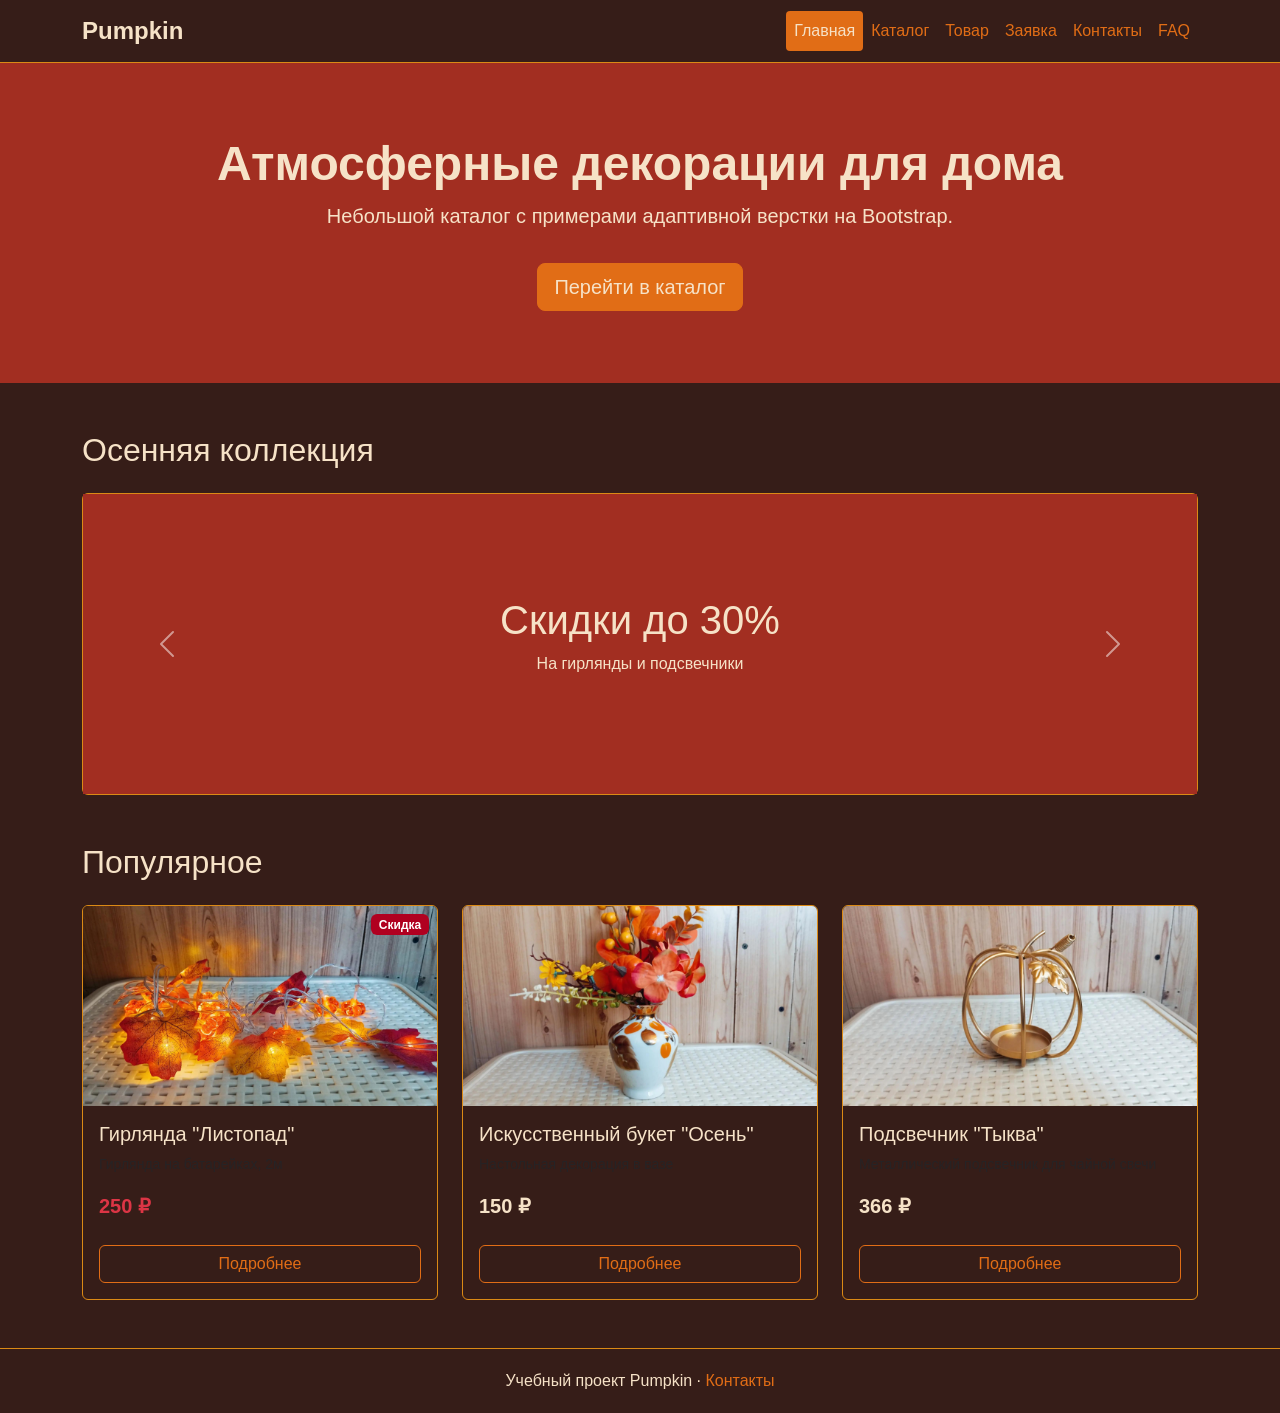
<file: index.html>
<!DOCTYPE html>
<html lang="ru">
<head>
  <meta charset="UTF-8">
  <meta name="viewport" content="width=device-width, initial-scale=1.0">
  <title>Pumpkin — осенние декорации</title>
  <link rel="stylesheet" href="vendor/bootstrap/css/bootstrap.min.css">
  <link rel="stylesheet" href="css/custom.css">
</head>
<body id="top">

  <nav class="navbar navbar-expand-lg sticky-top">
    <div class="container">
      <a class="navbar-brand" href="index.html">Pumpkin</a>
      <button class="navbar-toggler bg-primary" type="button" data-bs-toggle="collapse" data-bs-target="#mainNavbar">
        <span class="navbar-toggler-icon"></span>
      </button>
      <div class="collapse navbar-collapse" id="mainNavbar">
        <ul class="navbar-nav ms-auto">
          <li class="nav-item"><a class="nav-link active" href="index.html">Главная</a></li>
          <li class="nav-item"><a class="nav-link" href="catalog.html">Каталог</a></li>
          <li class="nav-item"><a class="nav-link" href="product.html">Товар</a></li>
          <li class="nav-item"><a class="nav-link" href="order.html">Заявка</a></li>
          <li class="nav-item"><a class="nav-link" href="contacts.html">Контакты</a></li>
          <li class="nav-item"><a class="nav-link" href="faq.html">FAQ</a></li>
        </ul>
      </div>
    </div>
  </nav>

  <main>

    <section class="bg-pumpkin-muted text-center py-5">
      <div class="container py-4">
        <h1 class="display-5 fw-bold">Атмосферные декорации для дома</h1>
        <p class="lead">Небольшой каталог с примерами адаптивной верстки на Bootstrap.</p>
        <a class="btn btn-primary btn-lg mt-3" href="catalog.html">Перейти в каталог</a>
      </div>
    </section>

    <section class="container my-5">
      <h2 class="mb-4">Осенняя коллекция</h2>
      <div id="promoCarousel" class="carousel slide border rounded" data-bs-ride="carousel">
        <div class="carousel-inner">
          <div class="carousel-item active">
            <div class="bg-pumpkin-muted d-flex align-items-center justify-content-center text-center" style="height: 300px;">
              <div>
                <h3 class="display-6">Скидки до 30%</h3>
                <p>На гирлянды и подсвечники</p>
              </div>
            </div>
          </div>
          <div class="carousel-item">
            <div class="bg-primary text-white d-flex align-items-center justify-content-center text-center" style="height: 300px;">
              <div>
                <h3 class="display-6">Новые поступления</h3>
                <p>Букеты из сухоцветов</p>
              </div>
            </div>
          </div>
        </div>
        <button class="carousel-control-prev" type="button" data-bs-target="#promoCarousel" data-bs-slide="prev">
          <span class="carousel-control-prev-icon"></span>
        </button>
        <button class="carousel-control-next" type="button" data-bs-target="#promoCarousel" data-bs-slide="next">
          <span class="carousel-control-next-icon"></span>
        </button>
      </div>
    </section>

    <section class="container my-5" id="popular">
      <h2 class="mb-4">Популярное</h2>
      <div class="row g-4">

        <div class="col-12 col-md-6 col-lg-4">
          <div class="card h-100">
            <span class="badge bg-danger position-absolute top-0 end-0 m-2 z-1">Скидка</span>
            <img src="images/Listopad.jpg" class="card-img-top" alt="Листопад">
            <div class="card-body d-flex flex-column">
              <h3 class="h5">Гирлянда "Листопад"</h3>
              <p class="text-muted small">Гирлянда на батарейках, 2м</p>
              <p class="fw-bold fs-5 mt-auto text-danger">250 ₽</p>
              <a class="btn btn-outline-primary mt-2" href="product.html">Подробнее</a>
            </div>
          </div>
        </div>

        <div class="col-12 col-md-6 col-lg-4">
          <div class="card h-100">
            <img src="images/Osen.jpg" class="card-img-top" alt="Осень">
            <div class="card-body d-flex flex-column">
              <h3 class="h5">Искусственный букет "Осень"</h3>
              <p class="text-muted small">Настольная декорация в вазе</p>
              <p class="fw-bold fs-5 mt-auto">150 ₽</p>
              <a class="btn btn-outline-primary mt-2" href="product.html">Подробнее</a>
            </div>
          </div>
        </div>

        <div class="col-12 col-md-6 col-lg-4">
          <div class="card h-100">
            <img src="images/Tykva.jpg" class="card-img-top" alt="Тыква">
            <div class="card-body d-flex flex-column">
              <h3 class="h5">Подсвечник "Тыква"</h3>
              <p class="text-muted small">Металлический подсвечник для чайной свечи</p>
              <p class="fw-bold fs-5 mt-auto">366 ₽</p>
              <a class="btn btn-outline-primary mt-2" href="product.html">Подробнее</a>
            </div>
          </div>
        </div>
      </div>
    </section>
  </main>

  <footer class="site-footer text-center">
    <div class="container">
      <p class="mb-0">Учебный проект Pumpkin · <a href="contacts.html">Контакты</a></p>
    </div>
  </footer>

  <script src="vendor/bootstrap/js/bootstrap.bundle.min.js"></script>
  <script src="js/main.js"></script>
</body>
</html>
</file>
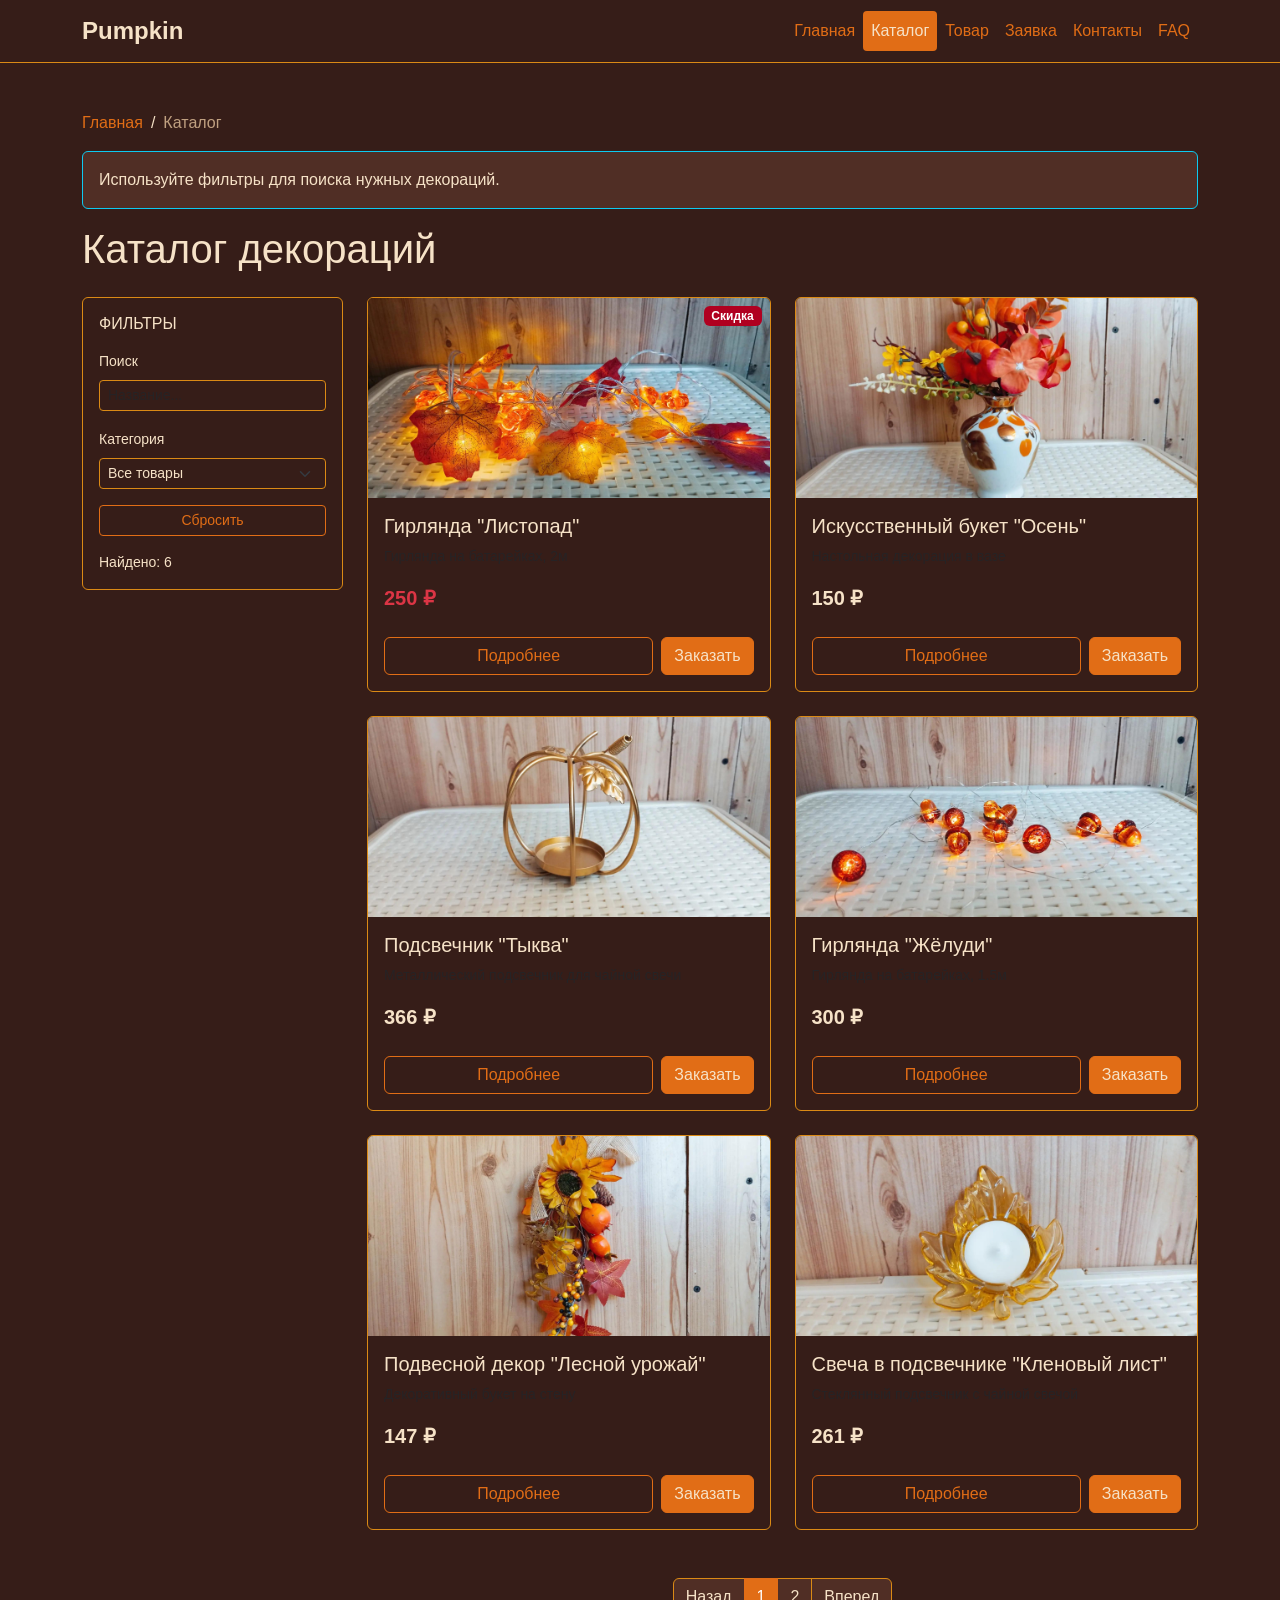
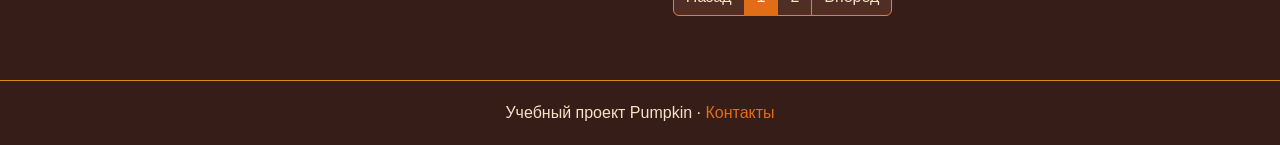
<file: catalog.html>
<!DOCTYPE html>
<html lang="ru">
<head>
  <meta charset="UTF-8">
  <meta name="viewport" content="width=device-width, initial-scale=1.0">
  <title>Каталог — Pumpkin</title>
  <link rel="stylesheet" href="vendor/bootstrap/css/bootstrap.min.css">
  <link rel="stylesheet" href="css/custom.css">
</head>
<body id="top">

  <nav class="navbar navbar-expand-lg sticky-top">
    <div class="container">
      <a class="navbar-brand" href="index.html">Pumpkin</a>
      <button class="navbar-toggler bg-primary" type="button" data-bs-toggle="collapse" data-bs-target="#mainNavbar">
        <span class="navbar-toggler-icon"></span>
      </button>
      <div class="collapse navbar-collapse" id="mainNavbar">
        <ul class="navbar-nav ms-auto">
          <li class="nav-item"><a class="nav-link" href="index.html">Главная</a></li>
          <li class="nav-item"><a class="nav-link active" href="catalog.html">Каталог</a></li>
          <li class="nav-item"><a class="nav-link" href="product.html">Товар</a></li>
          <li class="nav-item"><a class="nav-link" href="order.html">Заявка</a></li>
          <li class="nav-item"><a class="nav-link" href="contacts.html">Контакты</a></li>
          <li class="nav-item"><a class="nav-link" href="faq.html">FAQ</a></li>
        </ul>
      </div>
    </div>
  </nav>

  <main class="container my-5">
    <nav aria-label="breadcrumb">
      <ol class="breadcrumb">
        <li class="breadcrumb-item"><a href="index.html">Главная</a></li>
        <li class="breadcrumb-item active" aria-current="page">Каталог</li>
      </ol>
    </nav>

    <div class="alert alert-info border-info" role="alert" style="background-color: var(--bs-secondary-bg); color: var(--bs-body-color);">
      Используйте фильтры для поиска нужных декораций.
    </div>

    <h1 class="mb-4">Каталог декораций</h1>

    <div class="row g-4">

      <aside class="col-12 col-lg-3">
        <div class="card p-3 sticky-top" style="top: 100px; z-index: 1;">
          <h2 class="h6 text-uppercase mb-3">Фильтры</h2>
          
          <div class="mb-3">
            <label for="filter-search" class="form-label small">Поиск</label>
            <input id="filter-search" type="search" class="form-control form-control-sm" placeholder="Название...">
          </div>

          <div class="mb-3">
            <label for="filter-category" class="form-label small">Категория</label>
            <select id="filter-category" class="form-select form-select-sm">
              <option value="">Все товары</option>
              <option value="girlyandy">Гирлянды</option>
              <option value="bukety">Букеты</option>
              <option value="podsvechniki">Подсвечники</option>
            </select>
          </div>

          <button id="filter-reset" class="btn btn-outline-primary btn-sm w-100">Сбросить</button>
          <p class="small mt-3 mb-0">Найдено: <span id="filter-count">6</span></p>
        </div>
      </aside>

      <section class="col-12 col-lg-9">
        <div class="row g-4" data-products-container>

          <div class="col-12 col-md-6" data-product data-name="Гирлянда Листопад" data-category="girlyandy">
            <div class="card h-100">
              <span class="badge bg-danger position-absolute top-0 end-0 m-2 z-1">Скидка</span>
              <img src="images/Listopad.jpg" class="card-img-top" alt="Листопад">
              <div class="card-body d-flex flex-column">
                <h3 class="h5">Гирлянда "Листопад"</h3>
                <p class="small text-muted">Гирлянда на батарейках, 2м</p>
                <p class="fw-bold fs-5 mt-auto text-danger">250 ₽</p>
                <div class="d-flex gap-2 mt-2">
                  <a class="btn btn-outline-primary flex-grow-1" href="product.html">Подробнее</a>
                  <button class="btn btn-primary" data-bs-toggle="modal" data-bs-target="#orderModal">Заказать</button>
                </div>
              </div>
            </div>
          </div>

          <div class="col-12 col-md-6" data-product data-name="Искусственный букет Осень" data-category="bukety">
            <div class="card h-100">
              <img src="images/Osen.jpg" class="card-img-top" alt="Осень">
              <div class="card-body d-flex flex-column">
                <h3 class="h5">Искусственный букет "Осень"</h3>
                <p class="small text-muted">Настольная декорация в вазе</p>
                <p class="fw-bold fs-5 mt-auto">150 ₽</p>
                <div class="d-flex gap-2 mt-2">
                  <a class="btn btn-outline-primary flex-grow-1" href="product.html">Подробнее</a>
                  <button class="btn btn-primary" data-bs-toggle="modal" data-bs-target="#orderModal">Заказать</button>
                </div>
              </div>
            </div>
          </div>

          <div class="col-12 col-md-6" data-product data-name="Подсвечник Тыква" data-category="podsvechniki">
            <div class="card h-100">
              <img src="images/Tykva.jpg" class="card-img-top" alt="Тыква">
              <div class="card-body d-flex flex-column">
                <h3 class="h5">Подсвечник "Тыква"</h3>
                <p class="small text-muted">Металлический подсвечник для чайной свечи</p>
                <p class="fw-bold fs-5 mt-auto">366 ₽</p>
                <div class="d-flex gap-2 mt-2">
                  <a class="btn btn-outline-primary flex-grow-1" href="product.html">Подробнее</a>
                  <button class="btn btn-primary" data-bs-toggle="modal" data-bs-target="#orderModal">Заказать</button>
                </div>
              </div>
            </div>
          </div>

          <div class="col-12 col-md-6" data-product data-name="Гирлянда Жёлуди" data-category="girlyandy">
            <div class="card h-100">
              <img src="images/Zhyoludi.jpg" class="card-img-top" alt="Жёлуди">
              <div class="card-body d-flex flex-column">
                <h3 class="h5">Гирлянда "Жёлуди"</h3>
                <p class="small text-muted">Гирлянда на батарейках, 1.5м</p>
                <p class="fw-bold fs-5 mt-auto">300 ₽</p>
                <div class="d-flex gap-2 mt-2">
                  <a class="btn btn-outline-primary flex-grow-1" href="product.html">Подробнее</a>
                  <button class="btn btn-primary" data-bs-toggle="modal" data-bs-target="#orderModal">Заказать</button>
                </div>
              </div>
            </div>
          </div>

          <div class="col-12 col-md-6" data-product data-name="Подвесной декор Лесной урожай" data-category="bukety">
            <div class="card h-100">
              <img src="images/Lesnoj_urozhaj.jpg" class="card-img-top" alt="Лесной урожай">
              <div class="card-body d-flex flex-column">
                <h3 class="h5">Подвесной декор "Лесной урожай"</h3>
                <p class="small text-muted">Декоративный букет на стену</p>
                <p class="fw-bold fs-5 mt-auto">147 ₽</p>
                <div class="d-flex gap-2 mt-2">
                  <a class="btn btn-outline-primary flex-grow-1" href="product.html">Подробнее</a>
                  <button class="btn btn-primary" data-bs-toggle="modal" data-bs-target="#orderModal">Заказать</button>
                </div>
              </div>
            </div>
          </div>

          <div class="col-12 col-md-6" data-product data-name="Свеча Кленовый лист" data-category="podsvechniki">
            <div class="card h-100">
              <img src="images/Klenovyj_list.jpg" class="card-img-top" alt="Кленовый лист">
              <div class="card-body d-flex flex-column">
                <h3 class="h5">Свеча в подсвечнике "Кленовый лист"</h3>
                <p class="small text-muted">Стеклянный подсвечник с чайной свечой</p>
                <p class="fw-bold fs-5 mt-auto">261 ₽</p>
                <div class="d-flex gap-2 mt-2">
                  <a class="btn btn-outline-primary flex-grow-1" href="product.html">Подробнее</a>
                  <button class="btn btn-primary" data-bs-toggle="modal" data-bs-target="#orderModal">Заказать</button>
                </div>
              </div>
            </div>
          </div>

        </div>

        <nav class="mt-5" aria-label="Страницы каталога">
          <ul class="pagination justify-content-center">
            <li class="page-item disabled"><a class="page-link" href="#" style="background-color: var(--bs-secondary-bg); color: var(--bs-body-color); border-color: var(--bs-border-color);">Назад</a></li>
            <li class="page-item active"><a class="page-link" href="#" style="background-color: var(--bs-primary); border-color: var(--bs-primary);">1</a></li>
            <li class="page-item"><a class="page-link" href="#" style="background-color: var(--bs-secondary-bg); color: var(--bs-body-color); border-color: var(--bs-border-color);">2</a></li>
            <li class="page-item"><a class="page-link" href="#" style="background-color: var(--bs-secondary-bg); color: var(--bs-body-color); border-color: var(--bs-border-color);">Вперед</a></li>
          </ul>
        </nav>
      </section>
    </div>
  </main>

  <div class="modal fade" id="orderModal" tabindex="-1" aria-hidden="true">
    <div class="modal-dialog modal-dialog-centered">
      <div class="modal-content">
        <div class="modal-header">
          <h5 class="modal-title">Быстрая заявка</h5>
          <button type="button" class="btn-close" data-bs-dismiss="modal" aria-label="Закрыть"></button>
        </div>
        <div class="modal-body">
          <form>
            <div class="mb-3">
              <label class="form-label">Имя</label>
              <input type="text" class="form-control" required>
            </div>
            <div class="mb-3">
              <label class="form-label">Телефон</label>
              <input type="tel" class="form-control" required>
            </div>
          </form>
        </div>
        <div class="modal-footer">
          <button type="button" class="btn btn-secondary" data-bs-dismiss="modal">Закрыть</button>
          <button type="button" class="btn btn-primary">Отправить</button>
        </div>
      </div>
    </div>
  </div>

  <footer class="site-footer text-center">
    <div class="container">
      <p class="mb-0">Учебный проект Pumpkin · <a href="contacts.html">Контакты</a></p>
    </div>
  </footer>

  <script src="vendor/bootstrap/js/bootstrap.bundle.min.js"></script>
  <script src="js/main.js"></script>
</body>
</html>
</file>
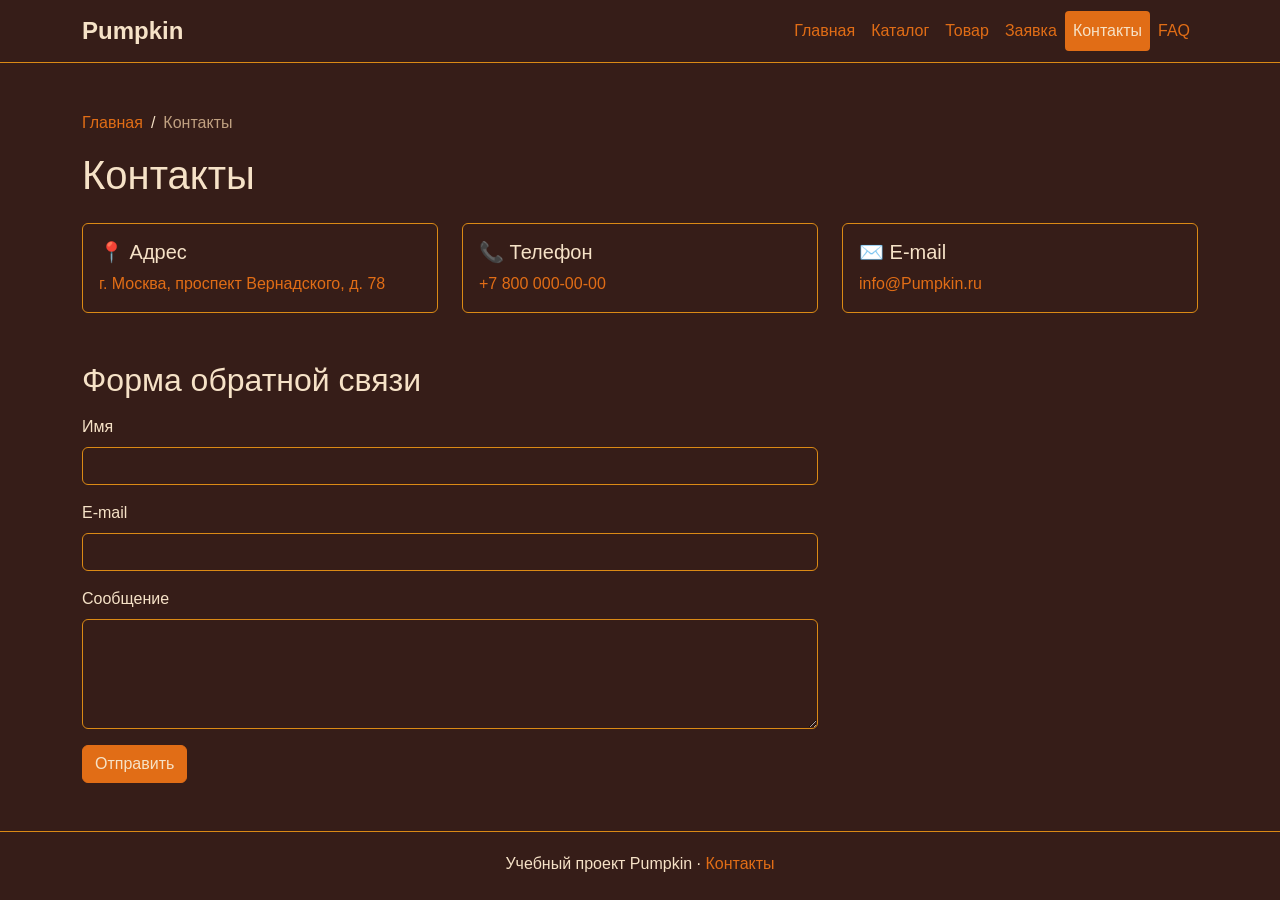
<file: contacts.html>
<!DOCTYPE html>
<html lang="ru">
<head>
  <meta charset="UTF-8">
  <meta name="viewport" content="width=device-width, initial-scale=1.0">
  <meta name="description" content="Контакты Pumpkin: адрес, телефон, форма обратной связи.">
  <title>Контакты — Pumpkin</title>
  <link rel="stylesheet" href="vendor/bootstrap/css/bootstrap.min.css">
  <link rel="stylesheet" href="css/custom.css">
</head>
<body id="top">

  <nav class="navbar navbar-expand-lg sticky-top">
    <div class="container">
      <a class="navbar-brand" href="index.html">Pumpkin</a>
      <button class="navbar-toggler bg-primary" type="button" data-bs-toggle="collapse" data-bs-target="#mainNavbar">
        <span class="navbar-toggler-icon"></span>
      </button>
      <div class="collapse navbar-collapse" id="mainNavbar">
        <ul class="navbar-nav ms-auto">
          <li class="nav-item"><a class="nav-link" href="index.html">Главная</a></li>
          <li class="nav-item"><a class="nav-link" href="catalog.html">Каталог</a></li>
          <li class="nav-item"><a class="nav-link" href="product.html">Товар</a></li>
          <li class="nav-item"><a class="nav-link" href="order.html">Заявка</a></li>
          <li class="nav-item"><a class="nav-link active" href="contacts.html">Контакты</a></li>
          <li class="nav-item"><a class="nav-link" href="faq.html">FAQ</a></li>
        </ul>
      </div>
    </div>
  </nav>

  <main class="container my-5">

    <nav aria-label="breadcrumb">
      <ol class="breadcrumb">
        <li class="breadcrumb-item"><a href="index.html">Главная</a></li>
        <li class="breadcrumb-item active" aria-current="page">Контакты</li>
      </ol>
    </nav>

    <h1 class="mb-4">Контакты</h1>

    <!-- Блок с контактной информацией (используем сетку) -->
    <div class="row g-4 mb-5">
      <div class="col-12 col-md-4">
        <div class="card p-3 h-100">
          <h2 class="h5">📍 Адрес</h2>
          <p class="mb-0" style="color: var(--bs-primary);">г. Москва, проспект Вернадского, д. 78</p>
        </div>
      </div>
      <div class="col-12 col-md-4">
        <div class="card p-3 h-100">
          <h2 class="h5">📞 Телефон</h2>
          <p class="mb-0"><a href="tel:+78000000000">+7 800 000-00-00</a></p>
        </div>
      </div>
      <div class="col-12 col-md-4">
        <div class="card p-3 h-100">
          <h2 class="h5">✉️ E-mail</h2>
          <p class="mb-0"><a href="mailto:info@Pumpkin.ru">info@Pumpkin.ru</a></p>
        </div>
      </div>
    </div>

    <div class="row">
      <div class="col-12 col-lg-8">
        <h2 class="mb-3">Форма обратной связи</h2>
        <form id="contact-form" action="#" method="post">
          
          <div class="mb-3">
            <label for="contact-name" class="form-label">Имя</label>
            <input id="contact-name" name="name" type="text" class="form-control" minlength="2" maxlength="50" autocomplete="name" required>
          </div>

          <div class="mb-3">
            <label for="contact-email" class="form-label">E-mail</label>
            <input id="contact-email" name="email" type="email" class="form-control" autocomplete="email" required>
          </div>

          <div class="mb-3">
            <label for="contact-message" class="form-label">Сообщение</label>
            <textarea id="contact-message" name="message" class="form-control" rows="4" maxlength="500" required></textarea>
          </div>

          <!-- Сообщение об успешной отправке (скрыто по умолчанию) -->
          <div class="alert alert-success" id="contact-message-status" hidden>
            Сообщение успешно отправлено!
          </div>

          <button class="btn btn-primary" type="submit">Отправить</button>
        </form>
      </div>
    </div>
  </main>

  <footer class="site-footer text-center">
    <div class="container">
      <p class="mb-0">Учебный проект Pumpkin · <a href="contacts.html">Контакты</a></p>
    </div>
  </footer>

  <script src="vendor/bootstrap/js/bootstrap.bundle.min.js"></script>
  <script src="js/main.js"></script>
</body>
</html>
</file>
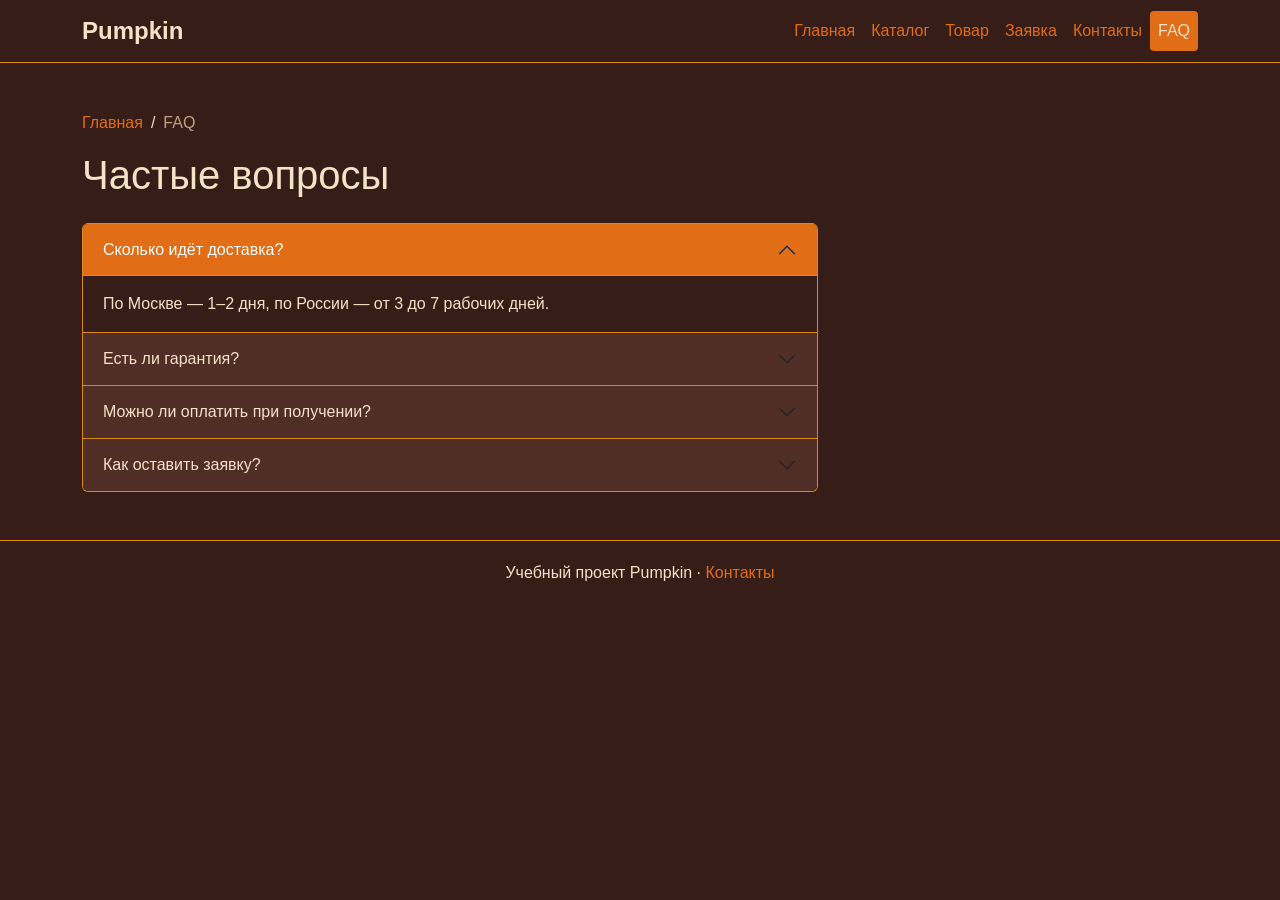
<file: faq.html>
<!DOCTYPE html>
<html lang="ru">
<head>
  <meta charset="UTF-8">
  <meta name="viewport" content="width=device-width, initial-scale=1.0">
  <meta name="description" content="Часто задаваемые вопросы о товарах Pumpkin: доставка, гарантия, оплата.">
  <title>FAQ — Pumpkin</title>
  <link rel="stylesheet" href="vendor/bootstrap/css/bootstrap.min.css">
  <link rel="stylesheet" href="css/custom.css">
</head>
<body id="top">

  <nav class="navbar navbar-expand-lg sticky-top">
    <div class="container">
      <a class="navbar-brand" href="index.html">Pumpkin</a>
      <button class="navbar-toggler bg-primary" type="button" data-bs-toggle="collapse" data-bs-target="#mainNavbar">
        <span class="navbar-toggler-icon"></span>
      </button>
      <div class="collapse navbar-collapse" id="mainNavbar">
        <ul class="navbar-nav ms-auto">
          <li class="nav-item"><a class="nav-link" href="index.html">Главная</a></li>
          <li class="nav-item"><a class="nav-link" href="catalog.html">Каталог</a></li>
          <li class="nav-item"><a class="nav-link" href="product.html">Товар</a></li>
          <li class="nav-item"><a class="nav-link" href="order.html">Заявка</a></li>
          <li class="nav-item"><a class="nav-link" href="contacts.html">Контакты</a></li>
          <li class="nav-item"><a class="nav-link active" href="faq.html">FAQ</a></li>
        </ul>
      </div>
    </div>
  </nav>

  <main class="container my-5">

    <nav aria-label="breadcrumb">
      <ol class="breadcrumb">
        <li class="breadcrumb-item"><a href="index.html">Главная</a></li>
        <li class="breadcrumb-item active" aria-current="page">FAQ</li>
      </ol>
    </nav>

    <h1 class="mb-4">Частые вопросы</h1>

    <div class="row">
      <div class="col-12 col-lg-8">
        <div class="accordion" id="faqAccordion">

          <div class="accordion-item">
            <h2 class="accordion-header">
              <button class="accordion-button" type="button" data-bs-toggle="collapse" data-bs-target="#faq1" aria-expanded="true" aria-controls="faq1">
                Сколько идёт доставка?
              </button>
            </h2>
            <div id="faq1" class="accordion-collapse collapse show" data-bs-parent="#faqAccordion">
              <div class="accordion-body">
                По Москве — 1–2 дня, по России — от 3 до 7 рабочих дней.
              </div>
            </div>
          </div>

          <div class="accordion-item">
            <h2 class="accordion-header">
              <button class="accordion-button collapsed" type="button" data-bs-toggle="collapse" data-bs-target="#faq2" aria-expanded="false" aria-controls="faq2">
                Есть ли гарантия?
              </button>
            </h2>
            <div id="faq2" class="accordion-collapse collapse" data-bs-parent="#faqAccordion">
              <div class="accordion-body">
                Гарантию предоставляет производитель.
              </div>
            </div>
          </div>

          <div class="accordion-item">
            <h2 class="accordion-header">
              <button class="accordion-button collapsed" type="button" data-bs-toggle="collapse" data-bs-target="#faq3" aria-expanded="false" aria-controls="faq3">
                Можно ли оплатить при получении?
              </button>
            </h2>
            <div id="faq3" class="accordion-collapse collapse" data-bs-parent="#faqAccordion">
              <div class="accordion-body">
                Да, доступна оплата при получении, а также онлайн-оплата.
              </div>
            </div>
          </div>

          <div class="accordion-item">
            <h2 class="accordion-header">
              <button class="accordion-button collapsed" type="button" data-bs-toggle="collapse" data-bs-target="#faq4" aria-expanded="false" aria-controls="faq4">
                Как оставить заявку?
              </button>
            </h2>
            <div id="faq4" class="accordion-collapse collapse" data-bs-parent="#faqAccordion">
              <div class="accordion-body">
                Заполните <a href="order.html">форму заявки</a> или свяжитесь с нами через <a href="contacts.html">страницу контактов</a>.
              </div>
            </div>
          </div>

        </div>
      </div>
    </div>
  </main>

  <footer class="site-footer text-center">
    <div class="container">
      <p class="mb-0">Учебный проект Pumpkin · <a href="contacts.html">Контакты</a></p>
    </div>
  </footer>

  <script src="vendor/bootstrap/js/bootstrap.bundle.min.js"></script>
  <script src="js/main.js"></script>
</body>
</html>
</file>
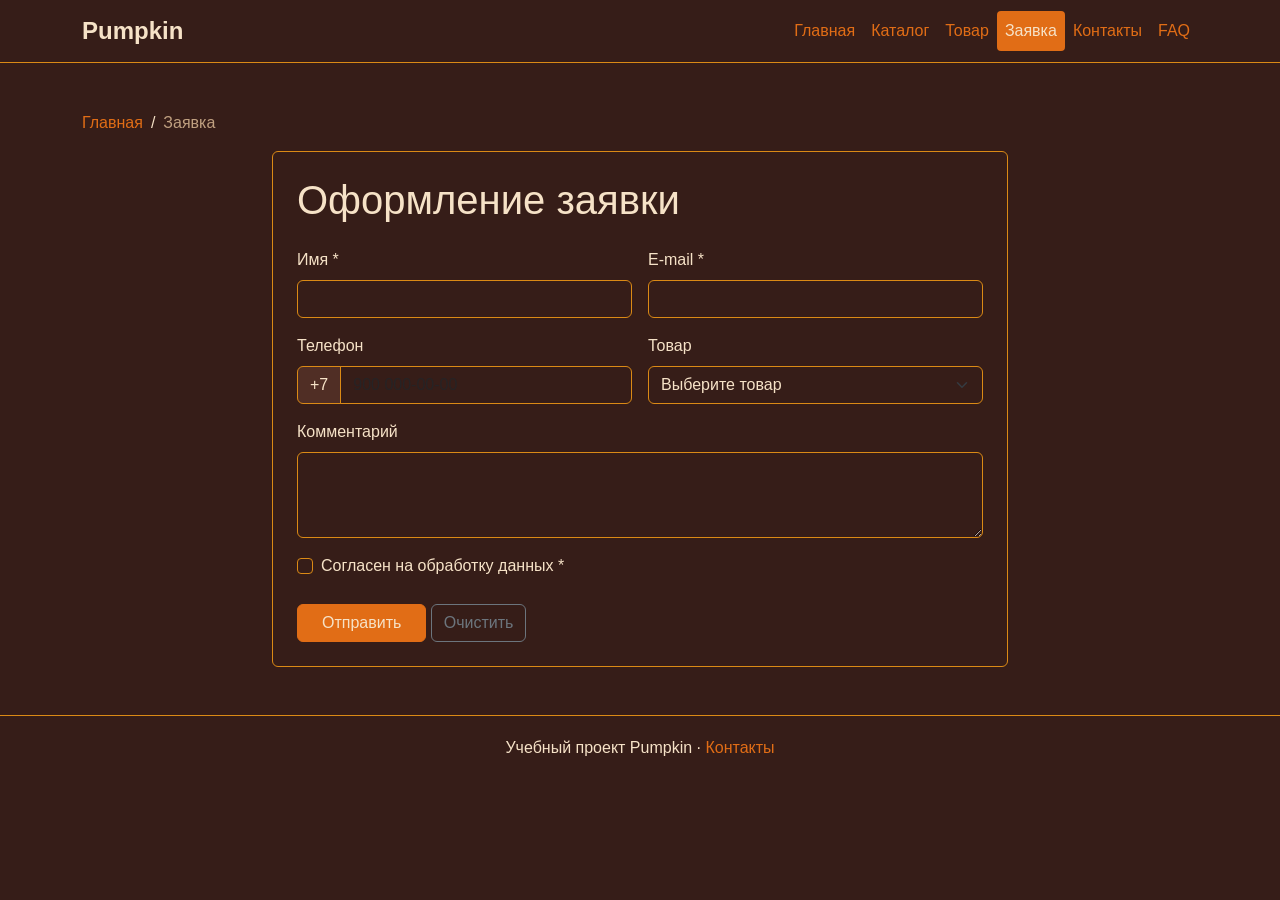
<file: order.html>
<!DOCTYPE html>
<html lang="ru">
<head>
  <meta charset="UTF-8">
  <meta name="viewport" content="width=device-width, initial-scale=1.0">
  <title>Заявка — Pumpkin</title>
  <link rel="stylesheet" href="vendor/bootstrap/css/bootstrap.min.css">
  <link rel="stylesheet" href="css/custom.css">
</head>
<body id="top">

  <nav class="navbar navbar-expand-lg sticky-top">
    <div class="container">
      <a class="navbar-brand" href="index.html">Pumpkin</a>
      <button class="navbar-toggler bg-primary" type="button" data-bs-toggle="collapse" data-bs-target="#mainNavbar">
        <span class="navbar-toggler-icon"></span>
      </button>
      <div class="collapse navbar-collapse" id="mainNavbar">
        <ul class="navbar-nav ms-auto">
          <li class="nav-item"><a class="nav-link" href="index.html">Главная</a></li>
          <li class="nav-item"><a class="nav-link" href="catalog.html">Каталог</a></li>
          <li class="nav-item"><a class="nav-link" href="product.html">Товар</a></li>
          <li class="nav-item"><a class="nav-link active" href="order.html">Заявка</a></li>
          <li class="nav-item"><a class="nav-link" href="contacts.html">Контакты</a></li>
          <li class="nav-item"><a class="nav-link" href="faq.html">FAQ</a></li>
        </ul>
      </div>
    </div>
  </nav>

  <main class="container my-5">
    <nav aria-label="breadcrumb">
      <ol class="breadcrumb">
        <li class="breadcrumb-item"><a href="index.html">Главная</a></li>
        <li class="breadcrumb-item active">Заявка</li>
      </ol>
    </nav>

    <div class="row justify-content-center">
      <div class="col-12 col-lg-8">
        <div class="card p-4">
          <h1 class="mb-4">Оформление заявки</h1>
          
          <form id="orderForm" novalidate>
            <div class="row g-3">
              <div class="col-12 col-md-6">
                <label for="name" class="form-label">Имя *</label>
                <input type="text" class="form-control" id="name" required minlength="2">
                <div class="invalid-feedback">Введите имя.</div>
              </div>
              <div class="col-12 col-md-6">
                <label for="email" class="form-label">E-mail *</label>
                <input type="email" class="form-control" id="email" required>
                <div class="invalid-feedback">Введите корректный e-mail.</div>
              </div>
              <div class="col-12 col-md-6">
                <label for="phone" class="form-label">Телефон</label>
                <div class="input-group">
                  <span class="input-group-text">+7</span>
                  <input type="tel" class="form-control" id="phone" placeholder="900 000-00-00">
                </div>
              </div>
              <div class="col-12 col-md-6">
                <label for="item" class="form-label">Товар</label>
                <select class="form-select" id="item">
                  <option value="">Выберите товар</option>
                  <option value="Listopad">Гирлянда "Листопад"</option>
                  <option value="Osen">Искусственный букет "Осень"</option>
                  <option value="Tykva">Подсвечник "Тыква"</option>
                </select>
              </div>
              <div class="col-12">
                <label for="comment" class="form-label">Комментарий</label>
                <textarea class="form-control" id="comment" rows="3"></textarea>
              </div>
              <div class="col-12">
                <div class="form-check">
                  <input class="form-check-input" type="checkbox" id="agree" required>
                  <label class="form-check-label" for="agree">
                    Согласен на обработку данных *
                  </label>
                  <div class="invalid-feedback">Необходимо согласие.</div>
                </div>
              </div>
              <div class="col-12 mt-4">
                <button type="submit" class="btn btn-primary px-4">Отправить</button>
                <button type="reset" class="btn btn-outline-secondary">Очистить</button>
              </div>
            </div>
          </form>

        </div>
      </div>
    </div>
  </main>

  <div class="toast-container position-fixed bottom-0 end-0 p-3">
    <div id="orderToast" class="toast" role="alert" aria-live="assertive" aria-atomic="true">
      <div class="toast-header">
        <strong class="me-auto">Успех</strong>
        <button type="button" class="btn-close" data-bs-dismiss="toast" aria-label="Закрыть"></button>
      </div>
      <div class="toast-body">
        Заявка отправлена! Мы свяжемся с вами.
      </div>
    </div>
  </div>

  <footer class="site-footer text-center">
    <div class="container">
      <p class="mb-0">Учебный проект Pumpkin · <a href="contacts.html">Контакты</a></p>
    </div>
  </footer>

  <script src="vendor/bootstrap/js/bootstrap.bundle.min.js"></script>
  <script src="js/main.js"></script>
</body>
</html>
</file>
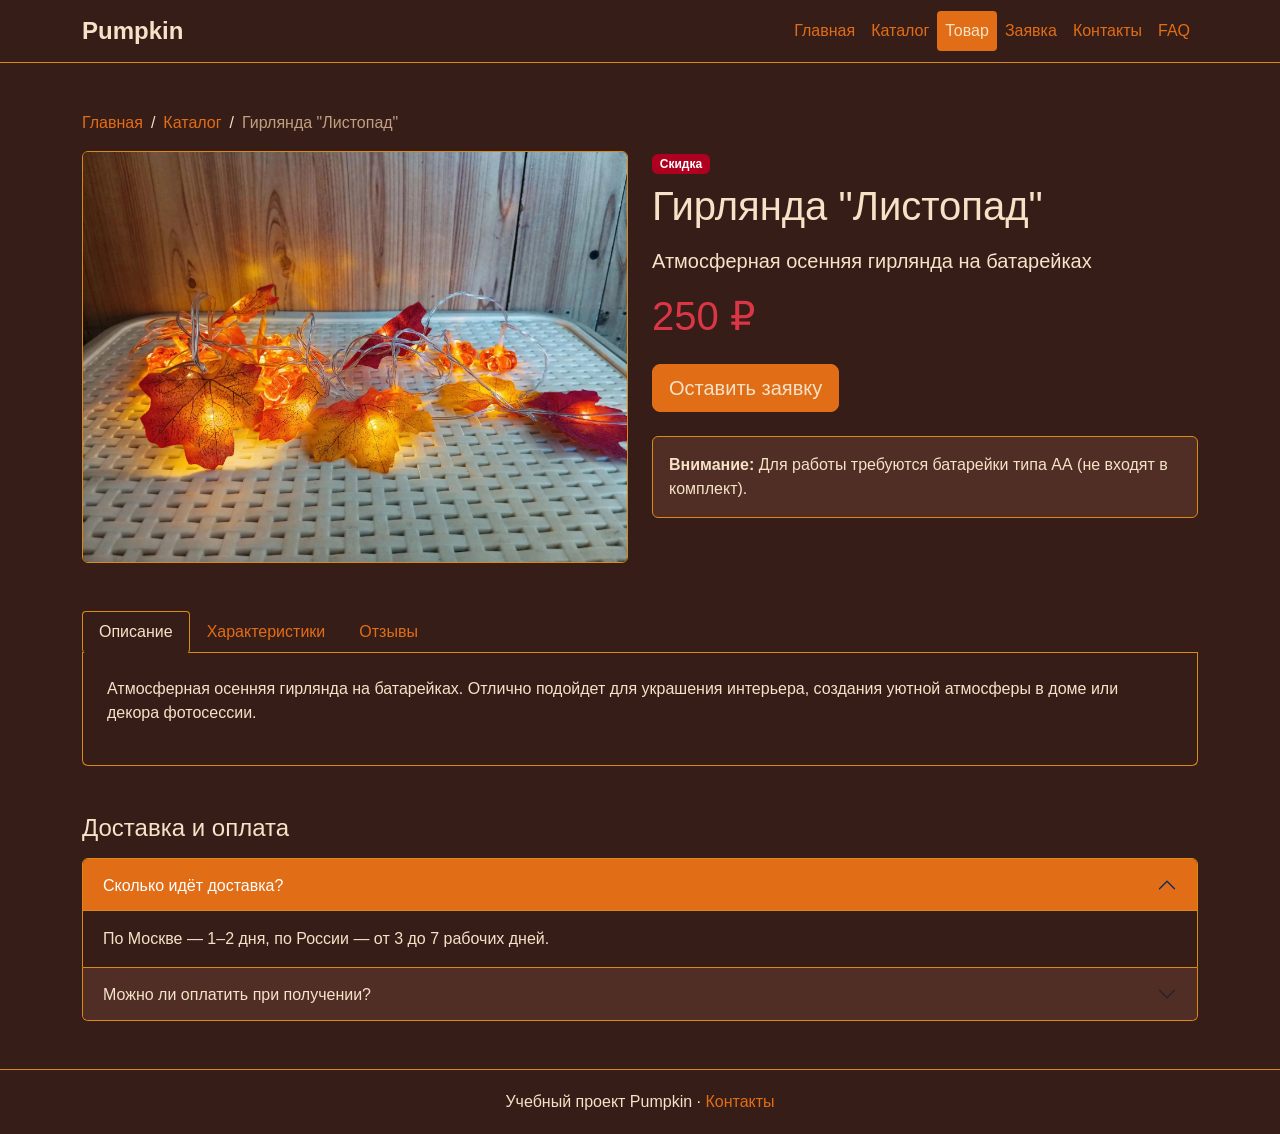
<file: product.html>
<!DOCTYPE html>
<html lang="ru">
<head>
  <meta charset="UTF-8">
  <meta name="viewport" content="width=device-width, initial-scale=1.0">
  <title>Гирлянда "Листопад" — Pumpkin</title>
  <link rel="stylesheet" href="vendor/bootstrap/css/bootstrap.min.css">
  <link rel="stylesheet" href="css/custom.css">
</head>
<body id="top">

  <nav class="navbar navbar-expand-lg sticky-top">
    <div class="container">
      <a class="navbar-brand" href="index.html">Pumpkin</a>
      <button class="navbar-toggler bg-primary" type="button" data-bs-toggle="collapse" data-bs-target="#mainNavbar">
        <span class="navbar-toggler-icon"></span>
      </button>
      <div class="collapse navbar-collapse" id="mainNavbar">
        <ul class="navbar-nav ms-auto">
          <li class="nav-item"><a class="nav-link" href="index.html">Главная</a></li>
          <li class="nav-item"><a class="nav-link" href="catalog.html">Каталог</a></li>
          <li class="nav-item"><a class="nav-link active" href="product.html">Товар</a></li>
          <li class="nav-item"><a class="nav-link" href="order.html">Заявка</a></li>
          <li class="nav-item"><a class="nav-link" href="contacts.html">Контакты</a></li>
          <li class="nav-item"><a class="nav-link" href="faq.html">FAQ</a></li>
        </ul>
      </div>
    </div>
  </nav>

  <main class="container my-5">
    <nav aria-label="breadcrumb">
      <ol class="breadcrumb">
        <li class="breadcrumb-item"><a href="index.html">Главная</a></li>
        <li class="breadcrumb-item"><a href="catalog.html">Каталог</a></li>
        <li class="breadcrumb-item active">Гирлянда "Листопад"</li>
      </ol>
    </nav>

    <div class="row g-4 mb-5">
      <div class="col-12 col-lg-6">
        <img src="images/Listopad.jpg" class="img-fluid rounded border" style="border-color: var(--bs-border-color) !important;" alt="Листопад">
      </div>
      <div class="col-12 col-lg-6">
        <span class="badge bg-danger mb-2">Скидка</span>
        <h1 class="mb-3">Гирлянда "Листопад"</h1>
        <p class="lead">Атмосферная осенняя гирлянда на батарейках</p>
        <p class="display-6 text-danger mb-4">250 ₽</p>
        <a class="btn btn-primary btn-lg mb-4" href="order.html">Оставить заявку</a>

        <div class="alert alert-warning" role="alert" style="background-color: var(--bs-secondary-bg); color: var(--bs-body-color); border-color: var(--bs-border-color);">
          <strong>Внимание:</strong> Для работы требуются батарейки типа АА (не входят в комплект).
        </div>
      </div>
    </div>

    <section class="mb-5">
      <ul class="nav nav-tabs" id="productTab" role="tablist">
        <li class="nav-item" role="presentation">
          <button class="nav-link active" id="desc-tab" data-bs-toggle="tab" data-bs-target="#desc" type="button" role="tab">Описание</button>
        </li>
        <li class="nav-item" role="presentation">
          <button class="nav-link" id="specs-tab" data-bs-toggle="tab" data-bs-target="#specs" type="button" role="tab">Характеристики</button>
        </li>
        <li class="nav-item" role="presentation">
          <button class="nav-link" id="reviews-tab" data-bs-toggle="tab" data-bs-target="#reviews" type="button" role="tab">Отзывы</button>
        </li>
      </ul>
      <div class="tab-content border border-top-0 p-4 rounded-bottom" id="productTabContent" style="border-color: var(--bs-border-color) !important;">
        
        <div class="tab-pane fade show active" id="desc" role="tabpanel">
          <p>Атмосферная осенняя гирлянда на батарейках. Отлично подойдет для украшения интерьера, создания уютной атмосферы в доме или декора фотосессии.</p>
        </div>

        <div class="tab-pane fade" id="specs" role="tabpanel">
          <table class="table table-bordered mb-0">
            <tbody>
              <tr><th>Категория</th><td>Гирлянды</td></tr>
              <tr><th>Материал</th><td>Медь, пластик</td></tr>
              <tr><th>Мощность</th><td>10 Вт</td></tr>
              <tr><th>Тип батареек</th><td>АА</td></tr>
              <tr><th>Наличие</th><td>В наличии</td></tr>
            </tbody>
          </table>
        </div>

        <div class="tab-pane fade" id="reviews" role="tabpanel">
          <div class="mb-3 border-bottom pb-2" style="border-color: var(--bs-border-color) !important;">
            <strong>Анна</strong> <span class="text-warning">★★★★★</span>
            <p class="mb-0 small">Очень красивая! Свет теплый, уютный.</p>
          </div>
          <div>
            <strong>Дмитрий</strong> <span class="text-warning">★★★★☆</span>
            <p class="mb-0 small">Хорошая гирлянда, но батарейки быстро садятся.</p>
          </div>
        </div>

      </div>
    </section>

    <!-- АККОРДЕОН FAQ -->
    <section>
      <h2 class="h4 mb-3">Доставка и оплата</h2>
      <div class="accordion" id="faqAccordion">
        <div class="accordion-item">
          <h3 class="accordion-header">
            <button class="accordion-button" type="button" data-bs-toggle="collapse" data-bs-target="#faq1">
              Сколько идёт доставка?
            </button>
          </h3>
          <div id="faq1" class="accordion-collapse collapse show" data-bs-parent="#faqAccordion">
            <div class="accordion-body">
              По Москве — 1–2 дня, по России — от 3 до 7 рабочих дней.
            </div>
          </div>
        </div>
        <div class="accordion-item">
          <h3 class="accordion-header">
            <button class="accordion-button collapsed" type="button" data-bs-toggle="collapse" data-bs-target="#faq2">
              Можно ли оплатить при получении?
            </button>
          </h3>
          <div id="faq2" class="accordion-collapse collapse" data-bs-parent="#faqAccordion">
            <div class="accordion-body">
              Да, доступна оплата при получении, а также онлайн-оплата.
            </div>
          </div>
        </div>
      </div>
    </section>
  </main>

  <footer class="site-footer text-center">
    <div class="container">
      <p class="mb-0">Учебный проект Pumpkin · <a href="contacts.html">Контакты</a></p>
    </div>
  </footer>

  <script src="vendor/bootstrap/js/bootstrap.bundle.min.js"></script>
  <script src="js/main.js"></script>
</body>
</html>
</file>
<file: css/custom.css>
:root {
  --bs-primary: #e16d16;
  --bs-primary-rgb: 225, 109, 22;
  --bs-body-bg: #361d18;
  --bs-body-color: #f6e2c7;
  --bs-secondary-bg: #502e25;
  --bs-border-color: #db8a15;
  
  --custom-danger: #b00020;
}

body {
  background-color: var(--bs-body-bg) !important;
  color: var(--bs-body-color) !important;
  font-family: Arial, sans-serif;
}

a { color: var(--bs-primary); text-decoration: none; }
a:hover { color: #c34c12; }

.navbar { background-color: var(--bs-body-bg) !important; border-bottom: 1px solid var(--bs-border-color); }
.navbar-brand { color: var(--bs-body-color) !important; font-weight: 700; font-size: 24px; }
.nav-link { color: var(--bs-primary) !important; }
.nav-link:hover, .nav-link.active { color: var(--bs-body-color) !important; background-color: var(--bs-primary); border-radius: 4px; }

.card {
  background-color: var(--bs-body-bg);
  border-color: var(--bs-border-color);
  color: var(--bs-body-color);
}
.card-header { border-bottom-color: var(--bs-border-color); }
.card-img-top { height: 200px; object-fit: cover; background-color: var(--bs-secondary-bg); }

.btn-primary {
  background-color: var(--bs-primary);
  border-color: var(--bs-primary);
  color: var(--bs-body-color);
}
.btn-primary:hover, .btn-primary:focus {
  background-color: #c34c12;
  border-color: #c34c12;
  color: var(--bs-body-color);
}
.btn-outline-primary {
  color: var(--bs-primary);
  border-color: var(--bs-primary);
}
.btn-outline-primary:hover {
  background-color: var(--bs-primary);
  color: var(--bs-body-color);
}

.badge.bg-danger { background-color: var(--custom-danger) !important; }

.form-control, .form-select {
  background-color: var(--bs-body-bg);
  border-color: var(--bs-border-color);
  color: var(--bs-body-color);
}
.form-control:focus, .form-select:focus {
  background-color: var(--bs-body-bg);
  color: var(--bs-body-color);
  border-color: var(--bs-primary);
  box-shadow: 0 0 0 0.25rem rgba(225, 109, 22, 0.25);
}
.input-group-text {
  background-color: var(--bs-secondary-bg);
  border-color: var(--bs-border-color);
  color: var(--bs-body-color);
}

.table { color: var(--bs-body-color); border-color: var(--bs-border-color); }
.table-striped>tbody>tr:nth-of-type(odd)>* { background-color: var(--bs-secondary-bg); color: var(--bs-body-color); }

.accordion-item { background-color: var(--bs-body-bg); border-color: var(--bs-border-color); }
.accordion-button { background-color: var(--bs-secondary-bg); color: var(--bs-body-color); }
.accordion-button:not(.collapsed) { background-color: var(--bs-primary); color: #fff; }
.accordion-body { background-color: var(--bs-body-bg); }

.nav-tabs { border-bottom-color: var(--bs-border-color); }
.nav-tabs .nav-link { color: var(--bs-primary); }
.nav-tabs .nav-link.active { background-color: var(--bs-body-bg); border-color: var(--bs-border-color) var(--bs-border-color) var(--bs-body-bg); color: var(--bs-body-color); }

.modal-content { background-color: var(--bs-body-bg); border-color: var(--bs-border-color); color: var(--bs-body-color); }
.modal-header, .modal-footer { border-color: var(--bs-border-color); }
.btn-close { filter: invert(1) grayscale(100%) brightness(200%); }

.site-footer { border-top: 1px solid var(--bs-border-color); padding: 20px 0; margin-top: 40px; }

.bg-pumpkin-muted {
  background-color: #a22e21 !important;
  color: #f6e2c7 !important;
}

.bg-pumpkin-primary {
  background-color: #e16d16 !important;
  color: #fff !important;
}

.breadcrumb-item.active {
  color: #c0a080 !important;
}
.breadcrumb-item + .breadcrumb-item::before {
  color: #f6e2c7 !important;
}
</file>
